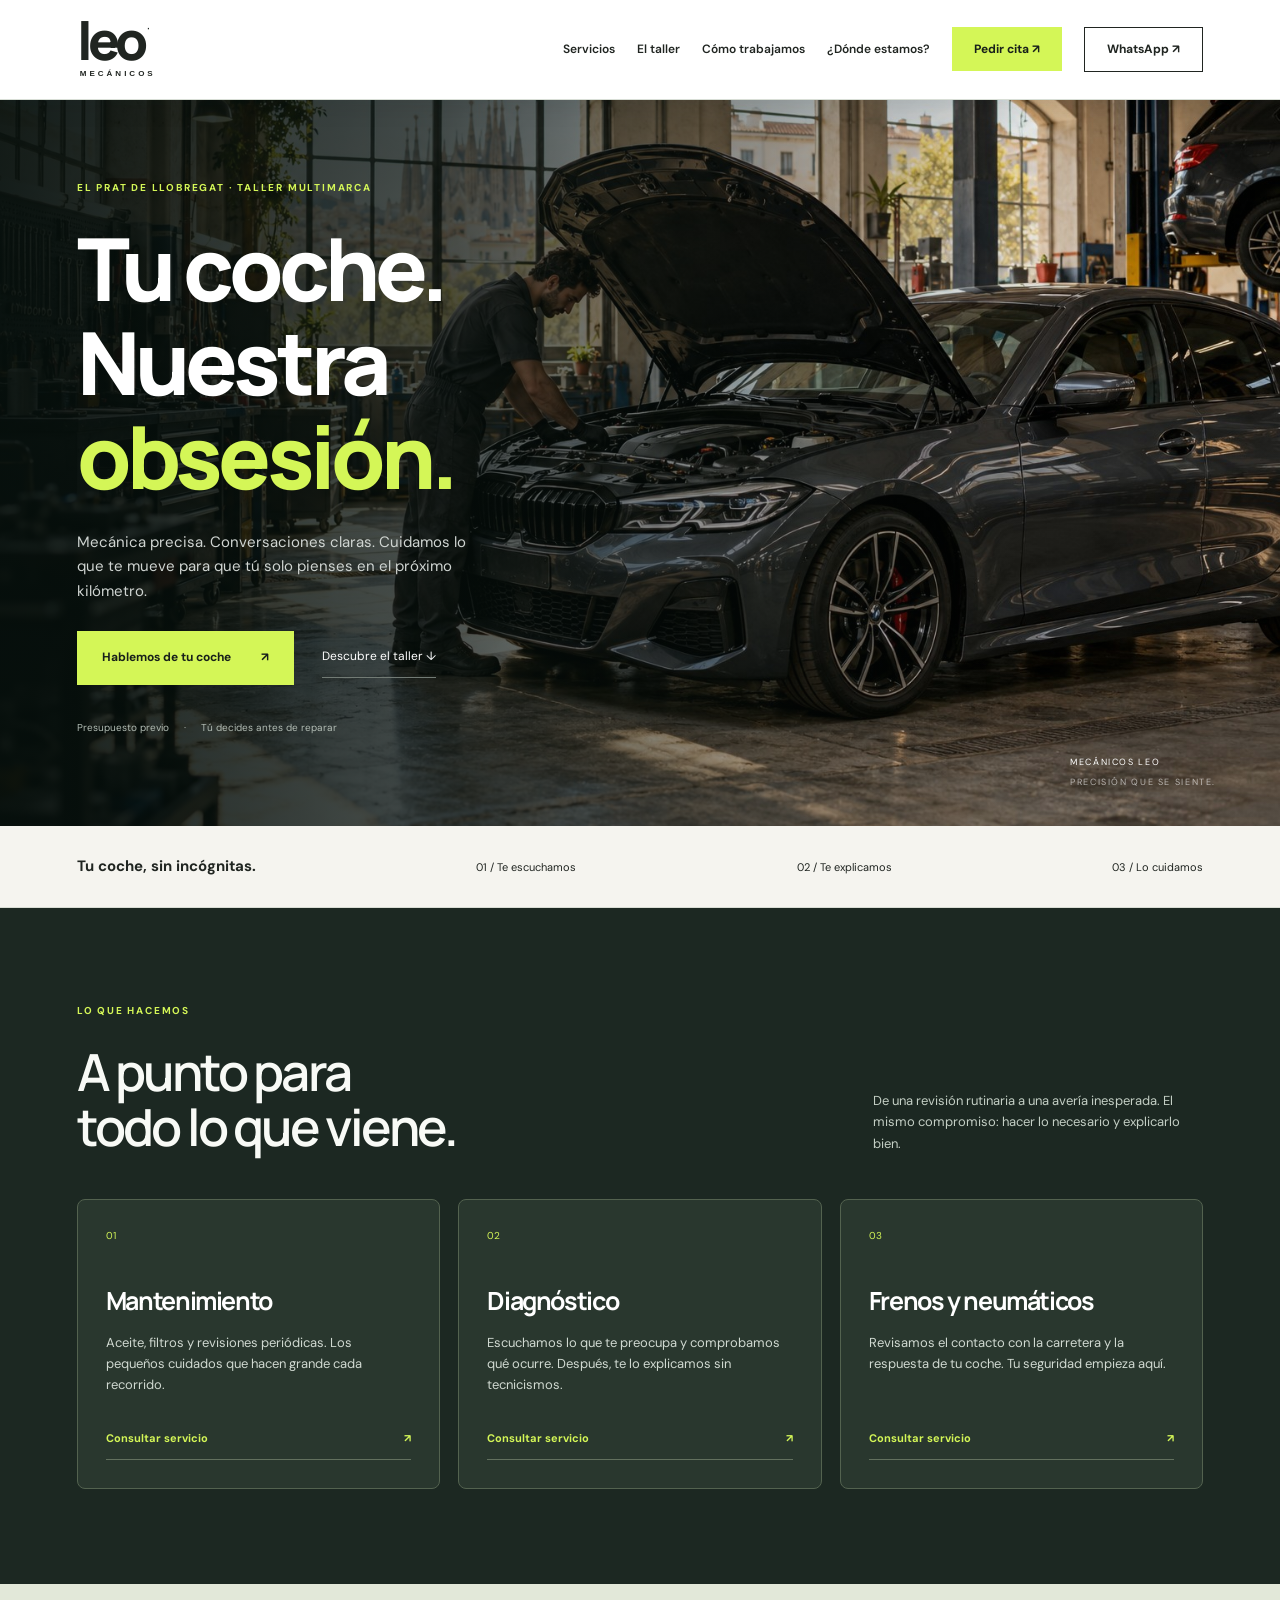
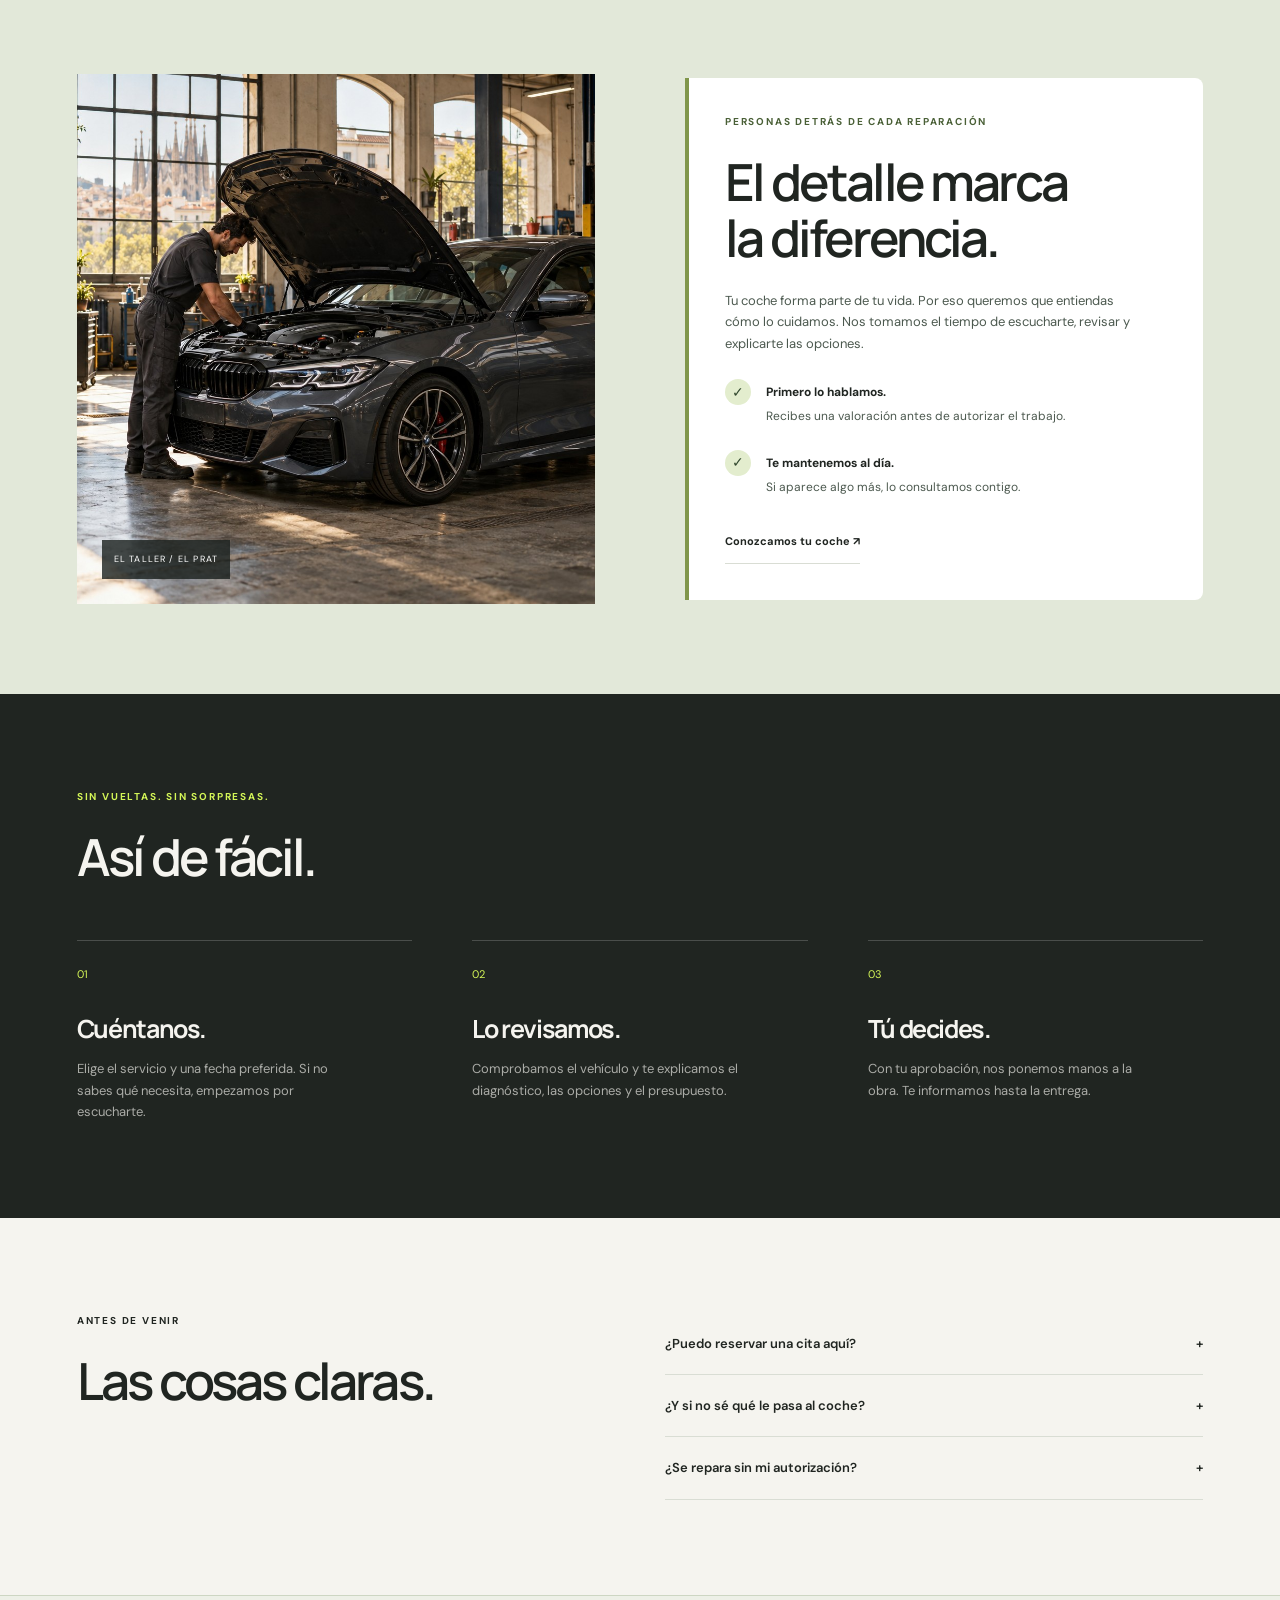
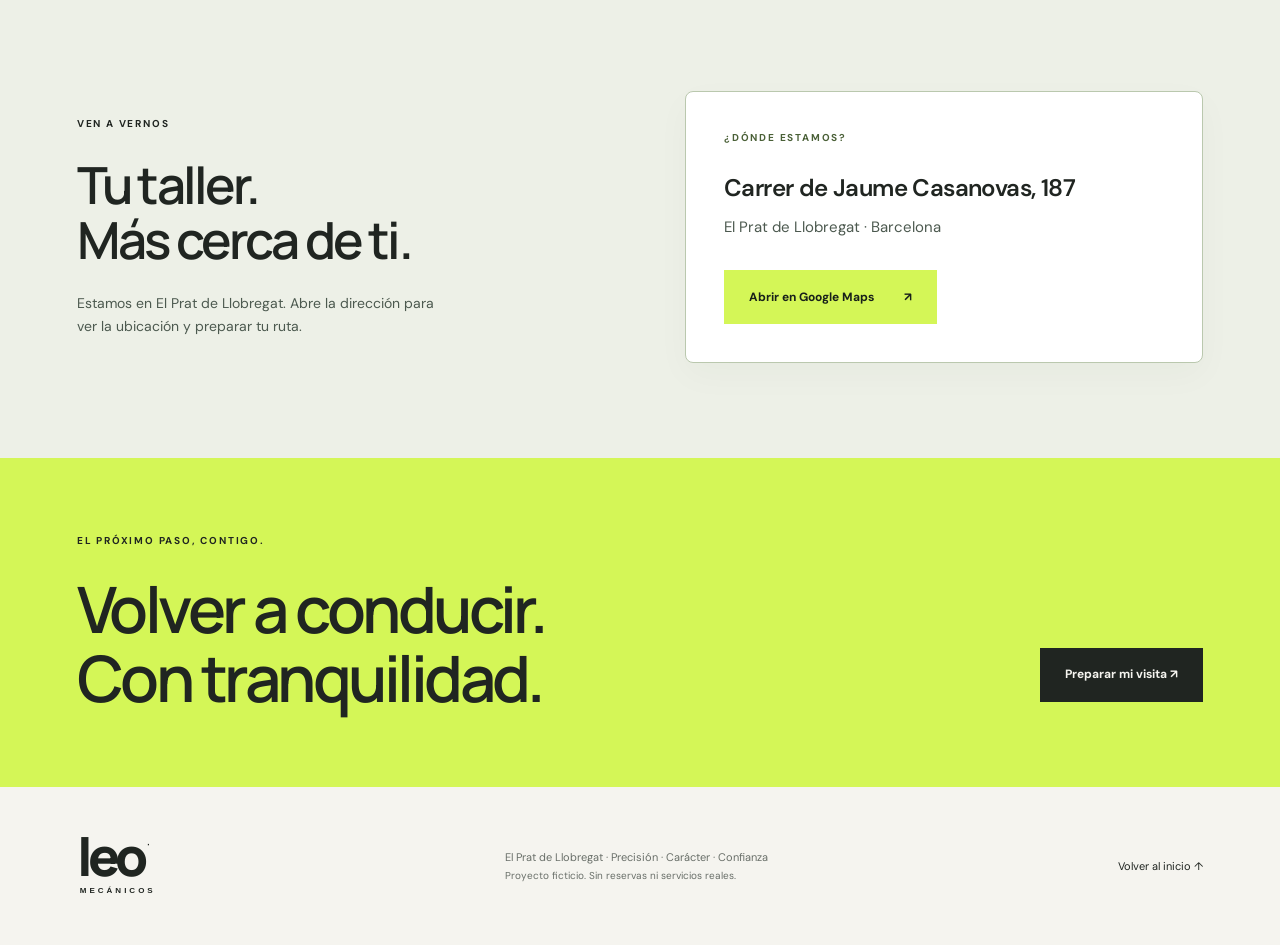
<file: index.html>
<!doctype html><html lang="es"><head><meta charset="utf-8"><meta name="viewport" content="width=device-width,initial-scale=1"><meta name="description" content="Mecánicos Leo. Mantenimiento, diagnóstico, frenos y neumáticos. Demo de taller mecánico en Barcelona."><title>Leo Performance · Mecánicos Leo</title><link rel="stylesheet" href="styles.css?v=20261023-3"><script defer src="app.js?v=20261023-3"></script></head><body class="performance">
<header><a class="brand" href="#inicio">leo<span>·</span><small>MECÁNICOS</small></a><nav class="mainnav" id="navigation" aria-label="Navegación principal"><a href="#servicios">Servicios</a><a href="#taller">El taller</a><a href="#proceso">Cómo trabajamos</a><a href="#ubicacion">¿Dónde estamos?</a><button class="button small" data-book>Pedir cita ↗</button><a class="button small whatsapp" href="https://wa.me/34643320586" target="_blank" rel="noopener noreferrer" aria-label="Enviar un WhatsApp a Mecánicos Leo (abre en otra pestaña)">WhatsApp ↗</a></nav><button class="menu" aria-controls="navigation" aria-expanded="false">Menú +</button></header>
<main id="inicio"><section class="hero"><div class="hero-photo"><img src="assets/garage.jpg" alt="Escena fotográfica conceptual de un mecánico revisando un coche en un taller" fetchpriority="high"></div><div class="hero-copy"><p class="eyebrow">EL PRAT DE LLOBREGAT · TALLER MULTIMARCA</p><h1>Tu coche.<br>Nuestra <em>obsesión.</em></h1><p class="description">Mecánica precisa. Conversaciones claras. Cuidamos lo que te mueve para que tú solo pienses en el próximo kilómetro.</p><div class="actions"><button class="button" data-book>Hablemos de tu coche <span>↗</span></button><a class="secondary" href="#servicios">Descubre el taller ↓</a></div><p class="hero-note">Presupuesto previo <span>·</span> Tú decides antes de reparar</p></div><div class="photo-caption">MECÁNICOS LEO <span>PRECISIÓN QUE SE SIENTE.</span></div></section>
<div class="trust"><span>Tu coche, sin incógnitas.</span><p>01 / Te escuchamos</p><p>02 / Te explicamos</p><p>03 / Lo cuidamos</p></div>
<section class="section" id="servicios"><div class="section-heading"><div><p class="eyebrow">LO QUE HACEMOS</p><h2>A punto para<br>todo lo que viene.</h2></div><p>De una revisión rutinaria a una avería inesperada. El mismo compromiso: hacer lo necesario y explicarlo bien.</p></div><div class="services"><article class="service"><span class="number">01</span><h3>Mantenimiento</h3><p>Aceite, filtros y revisiones periódicas. Los pequeños cuidados que hacen grande cada recorrido.</p><button class="textlink" data-book data-service="Mantenimiento">Consultar servicio <span>↗</span></button></article><article class="service"><span class="number">02</span><h3>Diagnóstico</h3><p>Escuchamos lo que te preocupa y comprobamos qué ocurre. Después, te lo explicamos sin tecnicismos.</p><button class="textlink" data-book data-service="Diagnóstico">Consultar servicio <span>↗</span></button></article><article class="service"><span class="number">03</span><h3>Frenos y neumáticos</h3><p>Revisamos el contacto con la carretera y la respuesta de tu coche. Tu seguridad empieza aquí.</p><button class="textlink" data-book data-service="Frenos y neumáticos">Consultar servicio <span>↗</span></button></article></div></section>
<section class="about section" id="taller"><div class="about-image"><img src="assets/garage.jpg" alt="Vista del espacio de trabajo y revisión mecánica" loading="lazy"><span>EL TALLER / EL PRAT</span></div><div class="about-copy"><p class="eyebrow">PERSONAS DETRÁS DE CADA REPARACIÓN</p><h2>El detalle marca<br>la diferencia.</h2><p>Tu coche forma parte de tu vida. Por eso queremos que entiendas cómo lo cuidamos. Nos tomamos el tiempo de escucharte, revisar y explicarte las opciones.</p><div class="promise"><span>✓</span><div><strong>Primero lo hablamos.</strong><p>Recibes una valoración antes de autorizar el trabajo.</p></div></div><div class="promise"><span>✓</span><div><strong>Te mantenemos al día.</strong><p>Si aparece algo más, lo consultamos contigo.</p></div></div><button class="textlink" data-book>Conozcamos tu coche ↗</button></div></section>
<section class="process section" id="proceso"><p class="eyebrow">SIN VUELTAS. SIN SORPRESAS.</p><h2>Así de fácil.</h2><div class="steps"><article><span>01</span><h3>Cuéntanos.</h3><p>Elige el servicio y una fecha preferida. Si no sabes qué necesita, empezamos por escucharte.</p></article><article><span>02</span><h3>Lo revisamos.</h3><p>Comprobamos el vehículo y te explicamos el diagnóstico, las opciones y el presupuesto.</p></article><article><span>03</span><h3>Tú decides.</h3><p>Con tu aprobación, nos ponemos manos a la obra. Te informamos hasta la entrega.</p></article></div></section>
<section class="section faq"><div><p class="eyebrow">ANTES DE VENIR</p><h2>Las cosas claras.</h2></div><div><details><summary>¿Puedo reservar una cita aquí?</summary><p>Puedes probar la solicitud de demostración. No envía datos ni confirma una cita real.</p></details><details><summary>¿Y si no sé qué le pasa al coche?</summary><p>Selecciona «No lo tengo claro» en el formulario. En un taller real, el siguiente paso sería una valoración del vehículo.</p></details><details><summary>¿Se repara sin mi autorización?</summary><p>La propuesta de atención contempla explicar el presupuesto y pedir tu aprobación antes de intervenir.</p></details></div></section>
<section class="section location" id="ubicacion" aria-labelledby="location-title"><div><p class="eyebrow">VEN A VERNOS</p><h2 id="location-title">Tu taller.<br>Más cerca de ti.</h2><p class="location-copy">Estamos en El Prat de Llobregat. Abre la dirección para ver la ubicación y preparar tu ruta.</p></div><div class="location-card"><span class="eyebrow">¿DÓNDE ESTAMOS?</span><address>Carrer de Jaume Casanovas, 187<br><span>El Prat de Llobregat · Barcelona</span></address><a class="button" href="https://www.google.com/maps/search/?api=1&amp;query=Jaume%20Casanovas%20187%2C%20El%20Prat%20de%20Llobregat" target="_blank" rel="noopener noreferrer" aria-label="Abrir Jaume Casanovas 187, El Prat de Llobregat en Google Maps (otra pestaña)">Abrir en Google Maps <span aria-hidden="true">↗</span></a></div></section>
<section class="closing"><p class="eyebrow">EL PRÓXIMO PASO, CONTIGO.</p><h2>Volver a conducir.<br>Con tranquilidad.</h2><button class="button" data-book>Preparar mi visita ↗</button></section></main>
<footer><a class="brand" href="#inicio">leo<span>·</span><small>MECÁNICOS</small></a><p>El Prat de Llobregat · Precisión · Carácter · Confianza<br><small>Proyecto ficticio. Sin reservas ni servicios reales.</small></p><a href="#inicio">Volver al inicio ↑</a></footer>
<dialog id="booking"><form id="booking-form"><div class="dialog-head"><p class="eyebrow">TU PRÓXIMA VISITA</p><button type="button" class="close" aria-label="Cerrar">×</button></div><h2>Vamos a ponerlo<br>en marcha.</h2><p>Prueba el recorrido. Esta demo no envía ni guarda tus datos.</p><label>¿Qué necesita tu coche?<select name="service" required><option>Mantenimiento</option><option>Diagnóstico</option><option>Frenos y neumáticos</option><option>No lo tengo claro</option></select></label><label>Fecha preferida<input name="date" type="date" required></label><label>Cuéntanos un poco más <span>(opcional)</span><textarea name="message" rows="3" placeholder="Por ejemplo: se enciende un testigo al arrancar…" maxlength="500"></textarea></label><button class="button" type="submit">Simular solicitud ↗</button><p class="form-note">No se realiza ninguna reserva real.</p><div class="result" role="status" hidden></div></form></dialog></body></html>
</file>
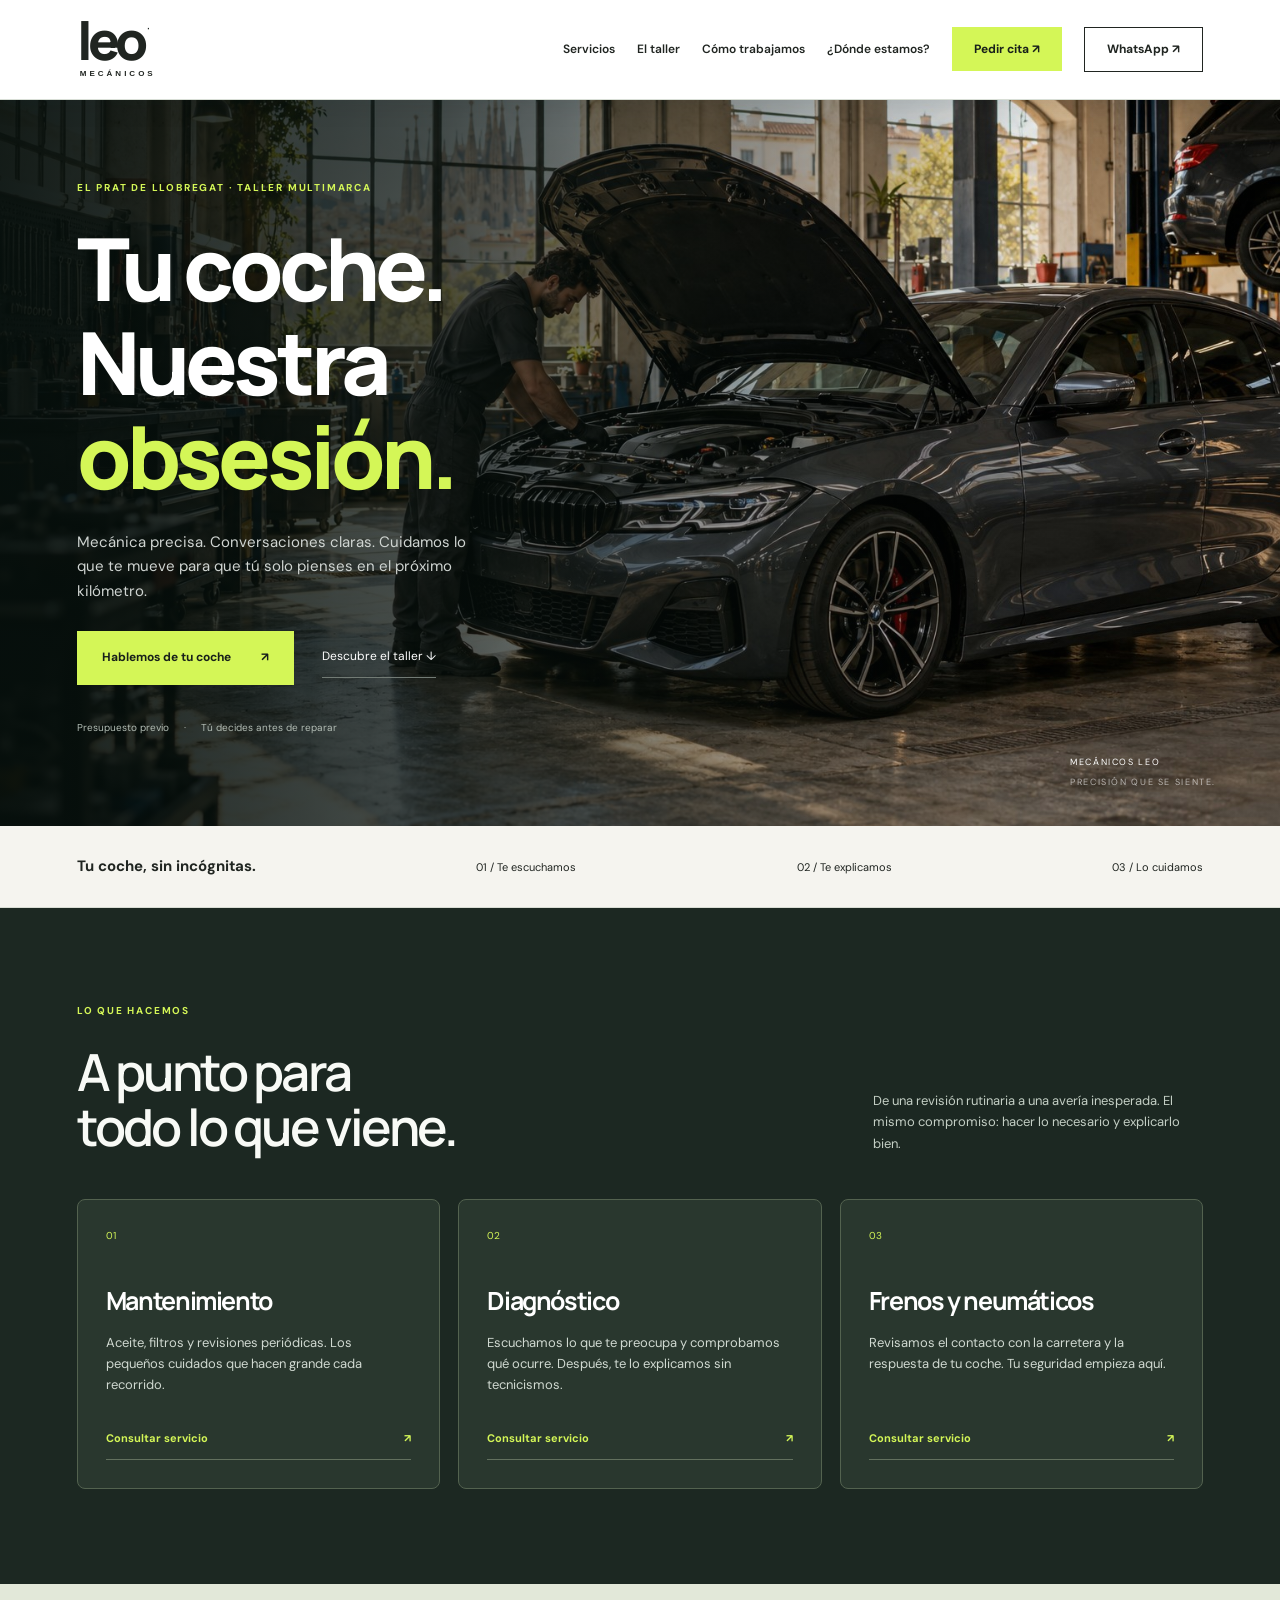
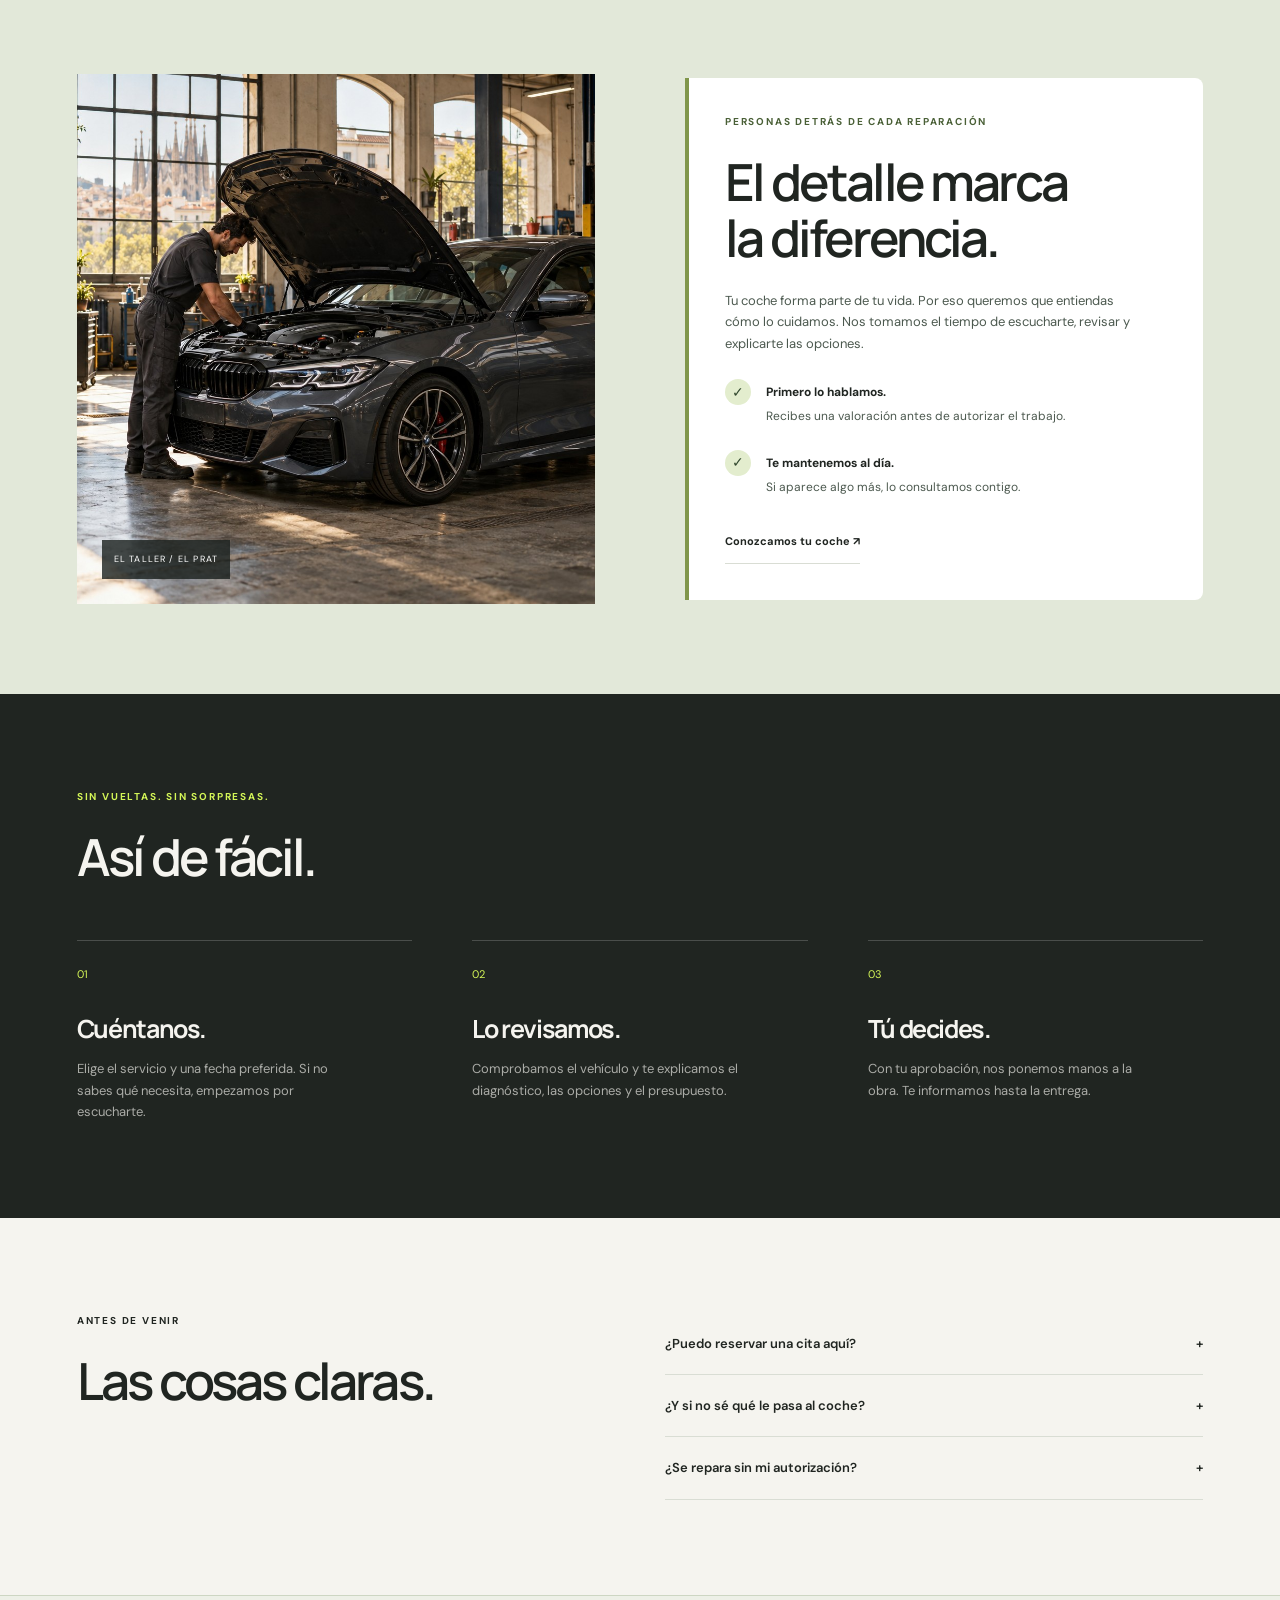
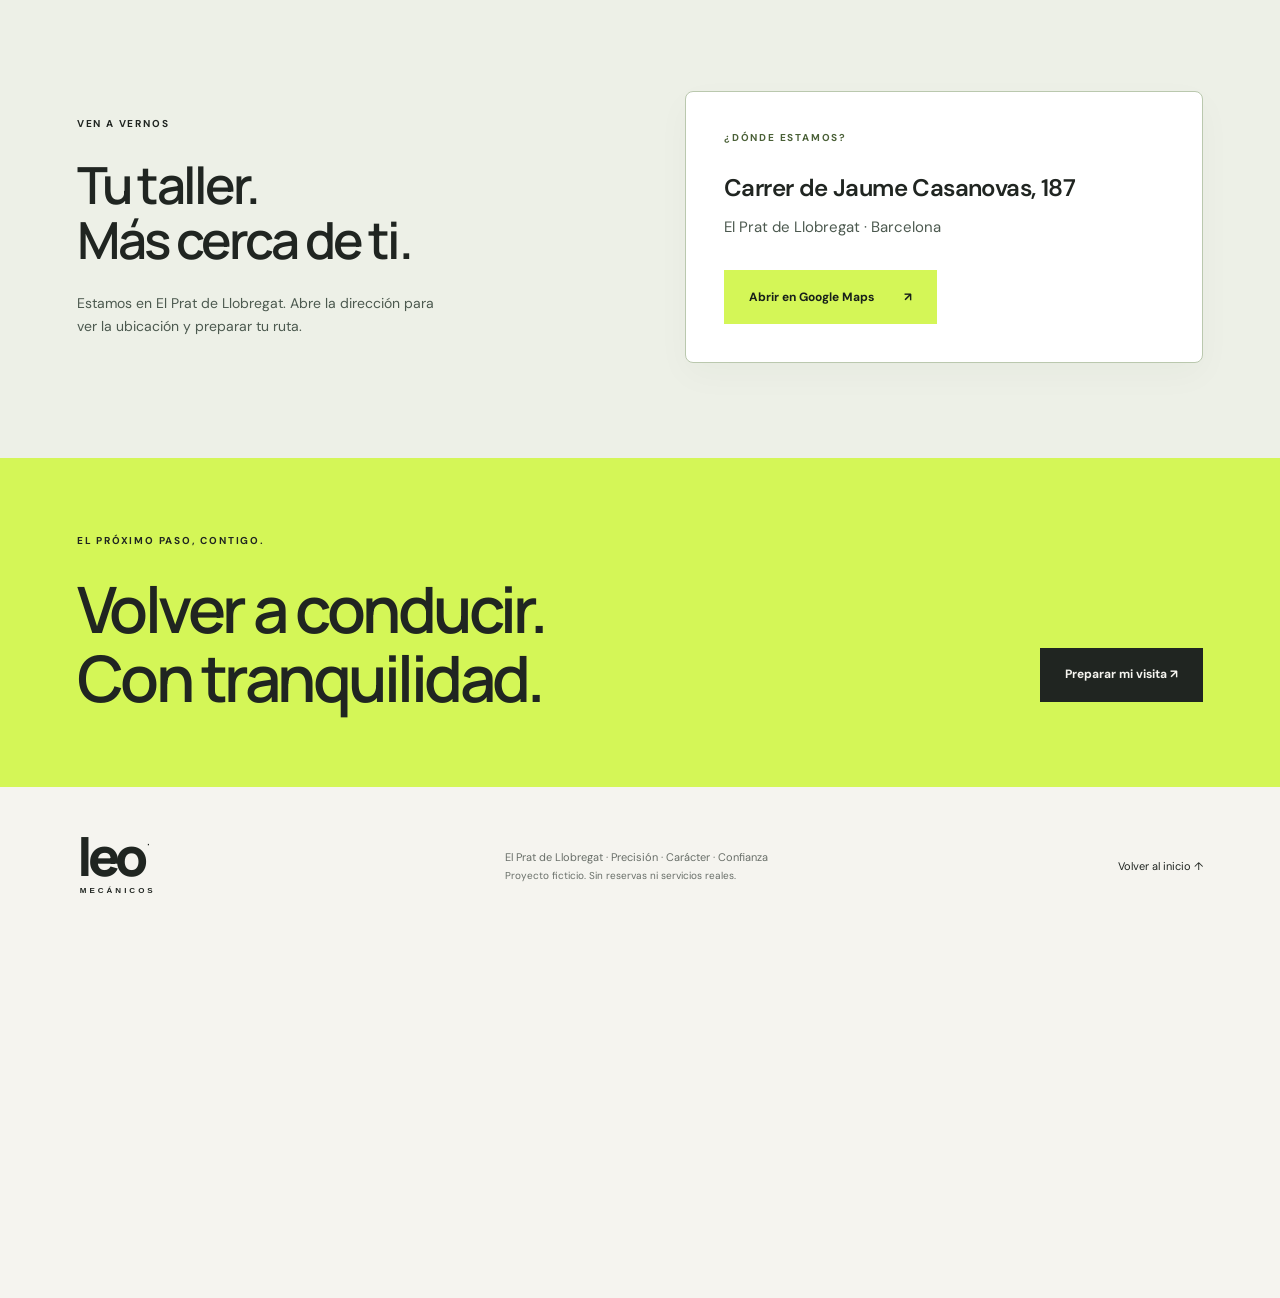
<file: performance.html>
<!doctype html><html lang="es"><head><meta charset="utf-8"><meta name="viewport" content="width=device-width,initial-scale=1"><meta http-equiv="refresh" content="0;url=index.html"><title>Mecánicos Leo</title><link rel="canonical" href="https://lnj04082007-dotcom.github.io/taller-mecanico-leo/"></head><body><p><a href="index.html">Ir a Mecánicos Leo Performance</a></p></body></html>
</file>
<file: styles.css>
@import url('https://fonts.googleapis.com/css2?family=DM+Sans:wght@400;500;600;700&family=Manrope:wght@400;500;600;700;800&display=swap');
:root{--bg:#f5f4ef;--ink:#202521;--accent:#d4f657;--muted:#686e68;--line:#d9ddd4;--surface:#fff;--heading:'Manrope',Arial,sans-serif;--radius:0px}*{box-sizing:border-box}html{scroll-behavior:smooth;scroll-padding-top:110px}body{margin:0;background:var(--bg);color:var(--ink);font:15px/1.65 'DM Sans',Arial,sans-serif}a{color:inherit;text-decoration:none}button,input,textarea,select{font:inherit}button,a,input,textarea,select{-webkit-tap-highlight-color:transparent}button{cursor:pointer}img{width:100%;height:100%;object-fit:cover;display:block}h1,h2,h3,p{margin:0}h1,h2,h3{font-family:var(--heading);line-height:1.08;letter-spacing:-.055em}h1{font-size:clamp(56px,6.8vw,104px);font-weight:800}h1 em{font-style:normal;color:var(--accent)}h2{font-size:clamp(34px,4vw,58px);font-weight:600}h3{font-size:25px}button{border:0}.eyebrow{font-size:10px;font-weight:700;letter-spacing:.18em;margin-bottom:24px}header{height:100px;padding:0 6%;display:flex;align-items:center;justify-content:space-between;background:var(--bg);position:relative;z-index:5}.brand{font:800 53px/.75 'Manrope',Arial,sans-serif;letter-spacing:-5px;position:relative;display:inline-block}.brand>span{font:12px Arial;letter-spacing:0;vertical-align:top;margin-left:4px}.brand small{display:block;font:700 8px/1 Arial;letter-spacing:3px;margin:10px 0 0 3px}.mainnav{display:flex;align-items:center;gap:32px;font-size:12px;font-weight:600}.button{display:inline-flex;align-items:center;justify-content:space-between;gap:30px;min-height:54px;padding:17px 25px;background:var(--accent);color:#18201a;font-size:12px;font-weight:700;border-radius:var(--radius);transition:transform .2s,filter .2s}.button:hover{transform:translateY(-3px);filter:brightness(1.08)}.button.small{min-height:44px;padding:12px 22px}.menu{display:none}.concept{height:40px;background:#161a18;color:#cbd2cb;display:flex;align-items:center;justify-content:space-between;padding:0 6%;font-size:9px;letter-spacing:.1em}.concept nav{display:flex;gap:24px}.concept nav a{opacity:.55}.concept nav a[aria-current]{opacity:1;color:#d4f657}.hero{position:relative;min-height:650px;background:#1b211f;color:#fff;overflow:hidden}.hero-photo{position:absolute;inset:0}.hero-photo img{object-position:center 60%}.hero-photo:after{content:'';position:absolute;inset:0;background:linear-gradient(90deg,rgba(6,15,12,.94),rgba(6,15,12,.72) 35%,rgba(6,15,12,.08) 80%)}.hero-copy{position:relative;padding:80px 6% 90px;max-width:850px}.hero .eyebrow{color:var(--accent)}.description{max-width:395px;margin:27px 0;color:#d0d5d2;font-size:15px}.actions{display:flex;align-items:center;gap:28px}.secondary{font-size:12px;border-bottom:1px solid #727b75;padding:10px 0}.hero-note{font-size:10px;color:#b3bdb5;margin-top:35px}.hero-note span{margin:0 12px}.photo-caption{position:absolute;right:5%;bottom:36px;font-size:9px;letter-spacing:.18em;display:flex;flex-direction:column;gap:6px}.photo-caption span{opacity:.6}.trust{display:flex;justify-content:space-between;align-items:center;padding:28px 6%;border-bottom:1px solid var(--line);font-size:11px}.trust>span{font-weight:700;font-size:15px}.section{padding:95px 6%}.section-heading{display:flex;align-items:end;justify-content:space-between;gap:40px;margin-bottom:45px}.section-heading>p{max-width:330px;color:var(--muted);font-size:13px}.services{display:grid;grid-template-columns:repeat(3,1fr);border-top:1px solid var(--line)}.service{padding:30px 30px 20px 0}.service+.service{border-left:1px solid var(--line);padding-left:30px}.number{font-size:10px;color:var(--muted);display:block;margin-bottom:42px}.service h3{margin-bottom:18px}.service p{color:var(--muted);font-size:13px;max-width:300px;min-height:85px}.textlink{padding:12px 0;background:transparent;color:var(--ink);border-bottom:1px solid var(--line);font-size:11px;font-weight:700;display:flex;justify-content:space-between;gap:30px}.about{display:grid;grid-template-columns:1fr 1fr;gap:8%;padding-top:25px;align-items:center}.about-image{position:relative;height:530px;overflow:hidden;border-radius:var(--radius)}.about-image img{object-position:70% center}.about-image>span{position:absolute;bottom:25px;left:25px;color:#fff;font-size:9px;letter-spacing:.13em;background:#1b211fcc;padding:12px}.about-copy>p:not(.eyebrow){margin:25px 0;color:var(--muted);font-size:13px;max-width:410px}.promise{display:flex;gap:15px;margin:23px 0}.promise>span{font-size:14px}.promise strong{font-size:12px}.promise p{font-size:12px;color:var(--muted);margin-top:3px}.process{background:var(--ink);color:var(--bg)}.process>.eyebrow{color:var(--accent)}.steps{display:grid;grid-template-columns:repeat(3,1fr);gap:60px;margin-top:55px}.steps article{border-top:1px solid #ffffff30;padding-top:20px}.steps span{font-size:11px;color:var(--accent)}.steps h3{margin:30px 0 16px}.steps p{font-size:13px;opacity:.65;max-width:280px}.faq{display:grid;grid-template-columns:1fr 1fr;gap:50px}details{border-bottom:1px solid var(--line);padding:20px 0}summary{cursor:pointer;font-weight:600;font-size:13px;display:flex;justify-content:space-between;gap:20px;list-style:none}summary:after{content:'+'}details[open] summary:after{content:'−'}details p{font-size:13px;color:var(--muted);margin-top:15px}.closing{padding:75px 6%;background:var(--accent);position:relative}.closing .button{position:absolute;right:6%;bottom:85px;background:var(--ink);color:var(--bg)}.closing h2{font-size:clamp(40px,5vw,70px)}footer{display:flex;align-items:center;justify-content:space-between;padding:50px 6%;gap:30px}footer p{font-size:11px;color:var(--muted)}footer p small{font-size:10px}footer>a:last-child{font-size:11px}dialog{border:0;width:min(530px,calc(100% - 28px));padding:38px;background:var(--bg);color:var(--ink);border-radius:var(--radius);max-height:90vh;overflow:auto}dialog::backdrop{background:#08100ddd;backdrop-filter:blur(5px)}.dialog-head{display:flex;justify-content:space-between;align-items:start}.close{font-size:28px;background:transparent;color:var(--ink);line-height:1}dialog h2{font-size:36px}dialog form>p{font-size:12px;color:var(--muted);margin:15px 0}label{display:block;font-size:12px;font-weight:600;margin:18px 0}label span{color:var(--muted);font-weight:400}input,select,textarea{display:block;width:100%;margin-top:7px;border:1px solid var(--line);background:var(--surface);color:var(--ink);padding:12px;border-radius:var(--radius);min-height:46px}form>.button{width:100%}.result{background:#e3efd4;color:#233d21;padding:16px;font-size:13px;margin-top:20px}.form-note{text-align:center;font-size:10px!important}:focus-visible{outline:3px solid #769ad9;outline-offset:4px}.cercano{--bg:#f7f3eb;--ink:#303e32;--accent:#d3e2aa;--muted:#767b6f;--line:#dedfd4;--radius:8px;--heading:Georgia,serif}.cercano h1{font-weight:400;letter-spacing:-.06em}.cercano h1 em{color:#e5dfbe;font-style:italic}.cercano .hero{margin:0 3%;border-radius:12px;min-height:660px}.cercano .hero-photo{left:39%}.cercano .hero-photo img{object-position:65% center}.cercano .hero-photo:after{background:linear-gradient(90deg,#303e32,transparent 70%)}.cercano .hero{background:#303e32}.cercano .hero-copy{padding-left:3.2%}.cercano .photo-caption{bottom:25px}.cercano .closing{margin:0 3%;border-radius:12px;background:#e3e8d7}.cercano .process{background:#e7eadf;color:#303e32}.cercano .process>.eyebrow,.cercano .steps span{color:#64764c}.cercano .steps article{border-color:#303e3230}.studio{--bg:#f5f3ef;--ink:#2a2928;--accent:#c5a583;--muted:#817c76;--line:#dcd7cf;--heading:Georgia,serif}.studio h1{font-weight:400;letter-spacing:-.05em}.studio h1 em{color:#a88b6e;font-style:italic}.studio .hero{background:var(--bg);color:var(--ink);display:grid;grid-template-columns:1fr 1fr;padding:20px 6% 60px;gap:5%;min-height:650px}.studio .hero-photo{position:relative;grid-column:2;grid-row:1}.studio .hero-photo:after{display:none}.studio .hero-copy{grid-column:1;grid-row:1;padding:55px 0 40px}.studio h1{font-size:clamp(45px,5.6vw,84px)}.studio .hero .eyebrow{color:var(--muted)}.studio .description,.studio .hero-note{color:var(--muted)}.studio .hero .button{background:var(--ink);color:#fff}.studio .photo-caption{right:8%;color:#fff;bottom:85px}.studio .actions{align-items:start;flex-direction:column;gap:12px}.studio .trust{margin:0 6%;padding:25px 0;border-top:1px solid var(--line)}.studio .closing{background:#e5dfd5}.studio .process{background:#30302e}.gallery{background:#efeee8;--ink:#202620}.gallery header{background:transparent}.gallery-main{padding:45px 6%}.gallery h1{font-size:clamp(40px,5.3vw,76px);font-weight:500}.gallery h1 em{color:#75845f;font-family:Georgia,serif}.gallery-intro{max-width:570px;margin:24px 0 45px;color:#6b7068;font-size:14px}.concepts{display:grid;grid-template-columns:repeat(3,1fr);gap:24px}.concept-card{background:#fff;transition:transform .25s}.concept-card:hover{transform:translateY(-8px)}.concept-image{height:340px;position:relative;overflow:hidden;background:#17221b}.concept-image:after{content:'';position:absolute;inset:0;background:linear-gradient(0deg,#0c1a12ca,transparent)}.concept-image img{transition:transform .6s;object-position:65% center}.concept-card:hover img{transform:scale(1.05)}.concept-image>span{position:absolute;top:22px;left:22px;color:#fff;font-size:9px;letter-spacing:.12em;z-index:1}.concept-image strong{position:absolute;bottom:28px;left:25px;color:#d4f657;font:700 48px/1 'Manrope',Arial,sans-serif;letter-spacing:-3px;z-index:1}.concept-card.cercano .concept-image strong{font-family:Georgia,serif;font-weight:400;color:#f8ecd2;letter-spacing:-2px}.concept-card.cercano img{filter:sepia(.3);object-position:40% center}.concept-card.studio .concept-image strong{font-family:Georgia,serif;font-weight:400;color:#f3e9dc;letter-spacing:-2px}.concept-card.studio img{filter:saturate(.4);object-position:80% center}.concept-info{padding:25px}.concept-info h2{font:600 21px 'Manrope',Arial,sans-serif;letter-spacing:-.04em;display:flex;justify-content:space-between}.concept-info p{font-size:11px;color:#788073;margin:8px 0 24px}.concept-info b{font-size:11px;border-bottom:1px solid #b5bea9;padding-bottom:5px}.gallery-foot{font-size:9px;letter-spacing:.08em;color:#7e8479;margin:35px 0;line-height:2}
@media(min-width:1600px){body{max-width:1800px;margin:auto}}@media(max-width:900px){.mainnav{gap:18px}.hero-copy{max-width:660px}.hero h1{font-size:72px}.section{padding:70px 6%}.about{gap:5%}.about-image{height:450px}.concepts{gap:15px}.concept-image{height:290px}.concept-image strong{font-size:39px}.concept-info{padding:20px}.concept-info h2{font-size:17px}.studio .hero h1{font-size:57px}.studio .description{font-size:13px}.concept>span{display:none}}@media(max-width:650px){header{height:85px}.brand{font-size:45px}.concept{height:auto;min-height:60px;align-items:start;justify-content:center;flex-direction:column;gap:7px;padding:8px 6%}.concept nav{gap:20px}.concept>a{font-size:8px}.menu{display:block;background:transparent;color:var(--ink);font-size:12px}.mainnav{display:none;position:absolute;top:85px;left:0;right:0;padding:25px 6%;background:var(--bg);box-shadow:0 15px 20px #0002}.mainnav.open{display:flex;align-items:stretch;flex-direction:column}.hero{min-height:720px}.hero-copy{padding:55px 6% 190px}.hero h1{font-size:clamp(48px,12vw,70px)}.hero-photo img{object-position:65% center}.hero-photo:after{background:linear-gradient(90deg,#0e1914e8,#0e191450),linear-gradient(0deg,#0e191450,#0e191440)}.description{font-size:14px;max-width:340px}.actions{gap:20px;flex-wrap:wrap}.hero-note{margin-top:24px}.photo-caption{left:6%;bottom:30px}.trust{display:grid;grid-template-columns:1fr 1fr;gap:14px;padding:24px 6%}.trust>span{font-size:13px}.trust p{font-size:10px}.section{padding:60px 6%}.section-heading{display:block;margin-bottom:30px}.section-heading>p{margin-top:22px}.services{grid-template-columns:1fr}.service,.service+.service{padding:25px 0;border-left:0;border-bottom:1px solid var(--line)}.number{margin-bottom:20px}.service p{min-height:0;margin-bottom:16px;max-width:100%}.service h3{font-size:27px}.about{display:flex;flex-direction:column;gap:35px;padding-top:10px}.about-image{width:100%;height:360px}.about-copy{width:100%}.steps{grid-template-columns:1fr;gap:30px;margin-top:35px}.steps h3{margin-top:18px}.steps p{max-width:100%}.faq{grid-template-columns:1fr;gap:25px}.closing{padding:50px 6%}.closing .button{position:static;margin-top:30px}.closing h2{font-size:43px}footer{align-items:start;flex-wrap:wrap;gap:25px}footer p{max-width:220px}footer>a:last-child{width:100%}.cercano .hero-photo{left:0;top:40%}.cercano .hero-photo:after{background:linear-gradient(0deg,#303e3230,#303e32)}.cercano .hero-copy{padding:40px 6% 230px}.cercano .hero h1{font-size:58px}.cercano .hero .eyebrow{font-size:8px}.cercano .description{font-size:13px}.studio .hero{display:flex;flex-direction:column;padding:0 6% 35px;gap:0}.studio .hero-copy{order:0;padding-top:35px}.studio .hero-photo{order:1;height:340px;flex:none}.studio .hero h1{font-size:56px}.studio .photo-caption{bottom:55px;left:10%;font-size:8px}.studio .actions{flex-direction:row;align-items:center;gap:18px}.studio .hero-note{margin-top:20px}.gallery header>.eyebrow{font-size:8px;margin:0;max-width:120px;text-align:right}.gallery-main{padding-top:30px}.gallery h1{font-size:43px}.gallery-intro{font-size:13px}.concepts{grid-template-columns:1fr;gap:25px}.concept-image{height:330px}.concept-image strong{font-size:52px}.concept-info h2{font-size:24px}.concept-info p{margin-bottom:17px}.gallery-foot{font-size:8px}dialog{padding:25px}dialog h2{font-size:32px}}
@media(prefers-reduced-motion:reduce){html{scroll-behavior:auto}*{transition:none!important}}

/* Navegación persistente de Performance */
header{position:sticky;top:0;z-index:50;border-bottom:1px solid var(--line);box-shadow:0 4px 20px #1420170a}.whatsapp{background:transparent;border:1px solid var(--ink);color:var(--ink)}.whatsapp:disabled{cursor:not-allowed;opacity:.5;transform:none}.mainnav{gap:24px}.mainnav .button{white-space:nowrap}@media(max-width:900px) and (min-width:651px){.mainnav{gap:12px}.mainnav .button{padding:12px}.mainnav>a{font-size:11px}}@media(max-width:650px){.mainnav{max-height:calc(100dvh - 85px);overflow-y:auto}.mainnav>a{padding:7px 0}.mainnav .button{width:100%}}

/* Cabecera siempre visible, contraste y ubicación */
body.performance{padding-top:100px}
.performance>header{position:fixed;inset:0 0 auto;max-width:1800px;margin-inline:auto;height:100px;background:#fff;z-index:100;box-shadow:0 5px 24px #0d19151a;border-bottom:1px solid #d8ded6}
.performance .mainnav{gap:22px}.performance .mainnav>a:not(.button){white-space:nowrap}
#servicios{background:#1c2822;color:#f8faf6;--line:#4c5a50;--muted:#c4cfc5}
#servicios .eyebrow,#servicios .number{color:#d4f657}
#servicios .services{border-top:0;gap:18px}
#servicios .service,#servicios .service+.service{padding:28px;background:#29372e;border:1px solid #53624f;border-radius:8px}
#servicios .service h3{color:#fff}
#servicios .service p{color:#d0d9d1}
#servicios .textlink{color:#d4f657;width:100%;border-bottom-color:#62705e}
#taller{background:#e2e8d9;padding-top:90px;padding-bottom:90px}
#taller .about-copy{background:#fff;padding:36px;border-left:4px solid #80964b;border-radius:0 8px 8px 0}
#taller .about-copy>.eyebrow{color:#4a6037}
#taller .about-copy>p:not(.eyebrow),#taller .promise p{color:#4c594f}
#taller .promise>span{background:#e3edce;color:#30472d;border-radius:50%;width:26px;height:26px;display:grid;place-items:center;flex-shrink:0}
.location{display:grid;grid-template-columns:1fr 1fr;gap:8%;align-items:center;background:#edf0e7;border-top:1px solid #cdd6c3}
.location-copy{max-width:370px;margin-top:25px;color:#4c594f;font-size:14px}
.location-card{background:white;border:1px solid #bac8ae;border-radius:8px;padding:38px;box-shadow:0 12px 35px #20302008}
.location-card .eyebrow{display:block;color:#4a6037}
.location-card address{font-style:normal;font-size:24px;font-weight:600;line-height:1.5;letter-spacing:-.025em}
.location-card address span{font-size:15px;font-weight:400;color:#4c594f;letter-spacing:0}
.location-card .button{margin-top:28px}
@media(max-width:1100px){.performance .mainnav{gap:13px}.performance .mainnav>a{font-size:11px}.performance .mainnav .button{padding-inline:14px}}
@media(max-width:950px){.performance>header{height:85px}.performance{padding-top:85px!important}.performance .menu{display:block;background:transparent;color:var(--ink);font-size:12px}.performance .mainnav{display:none;position:absolute;top:85px;left:0;right:0;padding:25px 6%;background:#fff;box-shadow:0 15px 20px #0002;max-height:calc(100dvh - 85px);overflow-y:auto}.performance .mainnav.open{display:flex;align-items:stretch;flex-direction:column;gap:15px}.performance .mainnav>a:not(.button){padding:7px 0;font-size:14px}.performance .mainnav .button{width:100%}}
@media(max-width:650px){#servicios .services{gap:14px}#servicios .service,#servicios .service+.service{padding:25px}#taller{padding-top:55px;padding-bottom:55px}#taller .about-copy{padding:26px 22px}.location{grid-template-columns:1fr;gap:30px}.location-card{padding:28px 22px}.location-card address{font-size:21px}.location-card .button{width:100%;gap:15px}}
</file>
